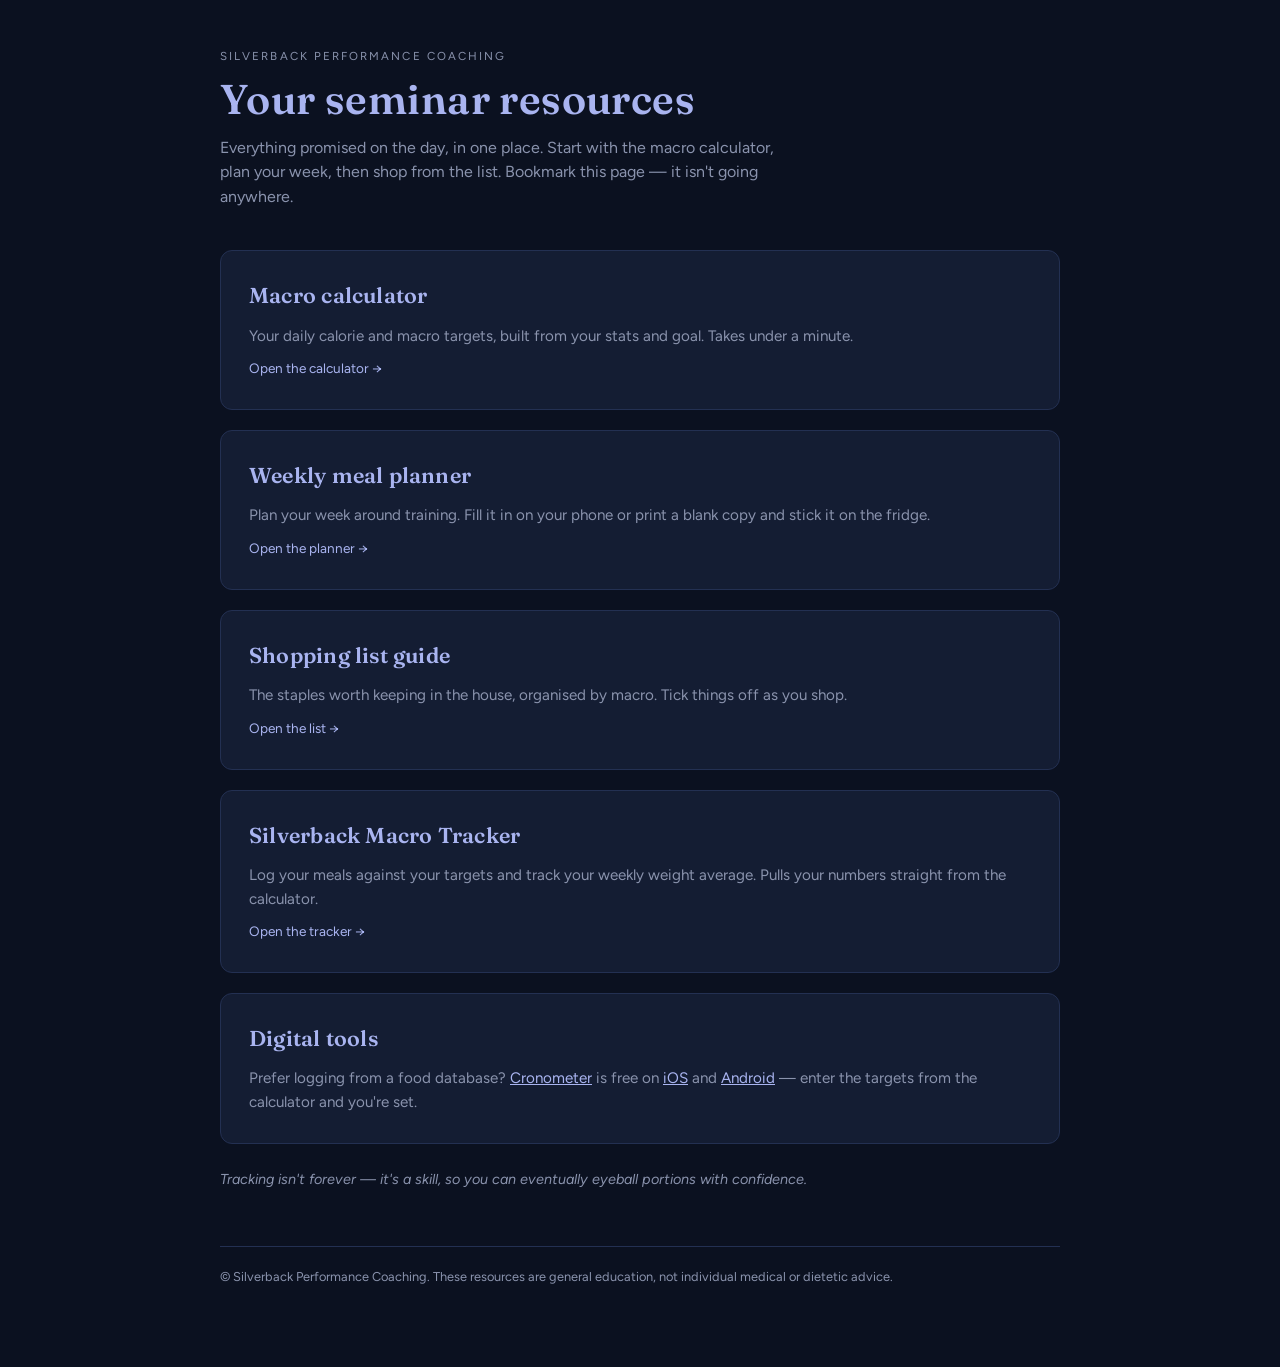
<file: index.html>
<!DOCTYPE html>
<html lang="en-GB">
<head>
<meta charset="utf-8">
<meta name="viewport" content="width=device-width, initial-scale=1">
<title>Seminar Resources — Silverback Performance Coaching</title>
<link rel="preconnect" href="https://fonts.googleapis.com">
<link href="https://fonts.googleapis.com/css2?family=Fraunces:opsz,wght@9..144,600&family=Figtree:wght@400;600;700&display=swap" rel="stylesheet">
<link rel="stylesheet" href="styles.css">
</head>
<body>
<div class="wrap">

  <header class="site">
    <p class="eyebrow">Silverback Performance Coaching</p>
    <h1>Your seminar resources</h1>
    <p class="lede">Everything promised on the day, in one place. Start with the macro calculator, plan your week, then shop from the list. Bookmark this page — it isn't going anywhere.</p>
  </header>

  <a class="card" href="calculator.html">
    <h2>Macro calculator</h2>
    <p>Your daily calorie and macro targets, built from your stats and goal. Takes under a minute.</p>
    <span class="go">Open the calculator →</span>
  </a>

  <a class="card" href="planner.html">
    <h2>Weekly meal planner</h2>
    <p>Plan your week around training. Fill it in on your phone or print a blank copy and stick it on the fridge.</p>
    <span class="go">Open the planner →</span>
  </a>

  <a class="card" href="shopping.html">
    <h2>Shopping list guide</h2>
    <p>The staples worth keeping in the house, organised by macro. Tick things off as you shop.</p>
    <span class="go">Open the list →</span>
  </a>

  <a class="card" href="tracker.html">
    <h2>Silverback Macro Tracker</h2>
    <p>Log your meals against your targets and track your weekly weight average. Pulls your numbers straight from the calculator.</p>
    <span class="go">Open the tracker →</span>
  </a>

  <div class="card">
    <h2>Digital tools</h2>
    <p>Prefer logging from a food database? <a href="https://cronometer.com" style="color:var(--peri);">Cronometer</a> is free on <a href="https://apps.apple.com/app/cronometer-macro-tracker/id1145935738" style="color:var(--peri);">iOS</a> and <a href="https://play.google.com/store/apps/details?id=com.cronometer.android.gold" style="color:var(--peri);">Android</a> — enter the targets from the calculator and you're set.</p>
  </div>

  <p class="note">Tracking isn't forever — it's a skill, so you can eventually eyeball portions with confidence.</p>

  <footer class="site">
    <p>© Silverback Performance Coaching. These resources are general education, not individual medical or dietetic advice.</p>
  </footer>

</div>
</body>
</html>
</file>
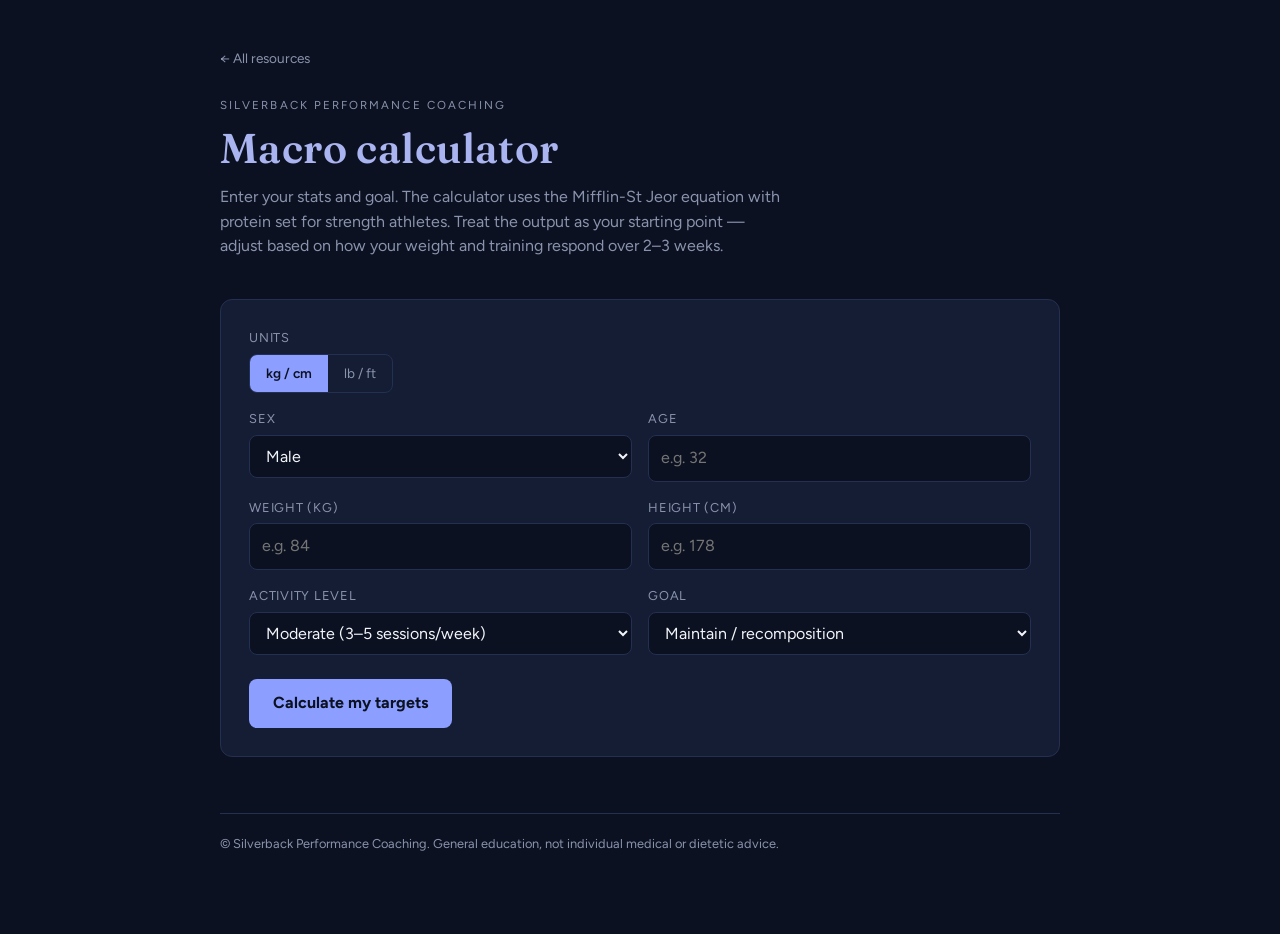
<file: calculator.html>
<!DOCTYPE html>
<html lang="en-GB">
<head>
<meta charset="utf-8">
<meta name="viewport" content="width=device-width, initial-scale=1">
<title>Macro Calculator — Silverback Performance Coaching</title>
<link rel="preconnect" href="https://fonts.googleapis.com">
<link href="https://fonts.googleapis.com/css2?family=Fraunces:opsz,wght@9..144,600&family=Figtree:wght@400;600;700&display=swap" rel="stylesheet">
<link rel="stylesheet" href="styles.css">
</head>
<body>
<div class="wrap">

  <nav class="crumbs"><a href="index.html">← All resources</a></nav>

  <header class="site">
    <p class="eyebrow">Silverback Performance Coaching</p>
    <h1>Macro calculator</h1>
    <p class="lede">Enter your stats and goal. The calculator uses the Mifflin-St Jeor equation with protein set for strength athletes. Treat the output as your starting point — adjust based on how your weight and training respond over 2–3 weeks.</p>
  </header>

  <div class="card">
    <div class="field">
      <label>Units</label>
      <div class="seg" id="unitSeg">
        <button type="button" class="on" data-u="metric">kg / cm</button>
        <button type="button" data-u="imperial">lb / ft</button>
      </div>
    </div>

    <div class="grid2">
      <div class="field">
        <label for="sex">Sex</label>
        <select id="sex">
          <option value="m">Male</option>
          <option value="f">Female</option>
        </select>
      </div>
      <div class="field">
        <label for="age">Age</label>
        <input type="number" id="age" min="16" max="90" placeholder="e.g. 32">
      </div>
    </div>

    <div class="grid2" id="metricInputs">
      <div class="field">
        <label for="kg">Weight (kg)</label>
        <input type="number" id="kg" min="35" max="250" step="0.1" placeholder="e.g. 84">
      </div>
      <div class="field">
        <label for="cm">Height (cm)</label>
        <input type="number" id="cm" min="120" max="230" placeholder="e.g. 178">
      </div>
    </div>

    <div class="grid3" id="imperialInputs" style="display:none;">
      <div class="field">
        <label for="lb">Weight (lb)</label>
        <input type="number" id="lb" min="80" max="550" step="0.1" placeholder="e.g. 185">
      </div>
      <div class="field">
        <label for="ft">Height (ft)</label>
        <input type="number" id="ft" min="4" max="7" placeholder="5">
      </div>
      <div class="field">
        <label for="inch">Height (in)</label>
        <input type="number" id="inch" min="0" max="11" placeholder="10">
      </div>
    </div>

    <div class="grid2">
      <div class="field">
        <label for="activity">Activity level</label>
        <select id="activity">
          <option value="1.2">Mostly sedentary (desk job, little training)</option>
          <option value="1.375">Light (1–3 sessions/week)</option>
          <option value="1.55" selected>Moderate (3–5 sessions/week)</option>
          <option value="1.725">High (6+ sessions/week)</option>
          <option value="1.9">Very high (2-a-days / physical job + training)</option>
        </select>
      </div>
      <div class="field">
        <label for="goal">Goal</label>
        <select id="goal">
          <option value="-0.18">Fat loss</option>
          <option value="0" selected>Maintain / recomposition</option>
          <option value="0.10">Build muscle</option>
        </select>
      </div>
    </div>

    <button class="primary" id="calcBtn" type="button">Calculate my targets</button>
    <p id="formError" style="color:#E8A0A0; font-size:0.85rem; margin-top:10px; display:none;"></p>
  </div>

  <div class="card" id="results" aria-live="polite">
    <h2>Your daily targets</h2>

    <div class="kcal-line">
      <span class="big" id="rKcal">—</span>
      <span class="unit">kcal / day</span>
    </div>

    <div class="macro protein">
      <div class="row"><span class="name">Protein</span><span class="grams"><span id="rP">—</span> g</span></div>
      <div class="bar"><div class="fill" id="bP"></div></div>
    </div>
    <div class="macro carbs">
      <div class="row"><span class="name">Carbohydrate</span><span class="grams"><span id="rC">—</span> g</span></div>
      <div class="bar"><div class="fill" id="bC"></div></div>
    </div>
    <div class="macro fat">
      <div class="row"><span class="name">Fat</span><span class="grams"><span id="rF">—</span> g</span></div>
      <div class="bar"><div class="fill" id="bF"></div></div>
    </div>

    <p class="note" id="goalNote"></p>
    <p class="note">Enter these three numbers as your custom targets in Cronometer. Weigh in under the same conditions daily, average the week, and adjust calories by 5–10% if the trend isn't moving the way you want after 2–3 weeks.</p>

    <button class="primary" id="saveBtn" type="button">Save as my tracker targets</button>
    <p id="saveMsg" style="color:var(--good); font-size:0.85rem; margin-top:10px; display:none;">Saved — <a href="tracker.html" style="color:var(--peri);">open the Silverback Macro Tracker →</a></p>
  </div>

  <footer class="site">
    <p>© Silverback Performance Coaching. General education, not individual medical or dietetic advice.</p>
  </footer>

</div>

<script>
(function () {
  var unit = 'metric';
  var seg = document.getElementById('unitSeg');

  seg.addEventListener('click', function (e) {
    var btn = e.target.closest('button');
    if (!btn) return;
    unit = btn.dataset.u;
    seg.querySelectorAll('button').forEach(function (b) { b.classList.toggle('on', b === btn); });
    document.getElementById('metricInputs').style.display = unit === 'metric' ? '' : 'none';
    document.getElementById('imperialInputs').style.display = unit === 'imperial' ? '' : 'none';
  });

  function num(id) { return parseFloat(document.getElementById(id).value); }

  document.getElementById('calcBtn').addEventListener('click', function () {
    var err = document.getElementById('formError');
    err.style.display = 'none';

    var age = num('age');
    var sex = document.getElementById('sex').value;
    var kg, cm;

    if (unit === 'metric') {
      kg = num('kg'); cm = num('cm');
    } else {
      var lb = num('lb'), ft = num('ft'), inch = num('inch') || 0;
      kg = lb * 0.45359237;
      cm = (ft * 12 + inch) * 2.54;
    }

    if (!age || !kg || !cm || isNaN(kg) || isNaN(cm)) {
      err.textContent = 'Fill in age, weight and height to calculate.';
      err.style.display = 'block';
      return;
    }

    // Mifflin-St Jeor
    var bmr = 10 * kg + 6.25 * cm - 5 * age + (sex === 'm' ? 5 : -161);
    var tdee = bmr * parseFloat(document.getElementById('activity').value);
    var goalAdj = parseFloat(document.getElementById('goal').value);
    var kcal = Math.round(tdee * (1 + goalAdj) / 10) * 10;

    // Protein: 2.0 g/kg (strength athlete default), slightly higher in a deficit
    var pPerKg = goalAdj < 0 ? 2.2 : 2.0;
    var protein = Math.round(kg * pPerKg);

    // Fat: 25% of calories, floor of 0.8 g/kg
    var fat = Math.max(Math.round(kcal * 0.25 / 9), Math.round(kg * 0.8));

    // Carbs: the remainder
    var carbs = Math.max(Math.round((kcal - protein * 4 - fat * 9) / 4), 0);

    document.getElementById('rKcal').textContent = kcal.toLocaleString('en-GB');
    document.getElementById('rP').textContent = protein;
    document.getElementById('rC').textContent = carbs;
    document.getElementById('rF').textContent = fat;

    var maxG = Math.max(protein, carbs, fat);
    document.getElementById('bP').style.width = (protein / maxG * 100) + '%';
    document.getElementById('bC').style.width = (carbs / maxG * 100) + '%';
    document.getElementById('bF').style.width = (fat / maxG * 100) + '%';

    var notes = {
      '-0.18': 'Fat loss target: expect roughly 0.5–1% of body weight per week. Faster than that and you\u2019re likely losing muscle — eat a little more.',
      '0': 'Maintenance: hold here, train hard, and let body composition shift gradually.',
      '0.10': 'Building: aim for roughly 0.25–0.5% of body weight gained per month. Faster than that is mostly fat.'
    };
    document.getElementById('goalNote').textContent = notes[String(goalAdj)] || '';

    document.getElementById('results').classList.add('show');
    document.getElementById('results').scrollIntoView({ behavior: 'smooth', block: 'start' });

    document.getElementById('saveBtn').onclick = function () {
      try {
        localStorage.setItem('spc-targets-v1', JSON.stringify({ kcal: kcal, p: protein, c: carbs, f: fat }));
        document.getElementById('saveMsg').style.display = 'block';
      } catch (e) {}
    };
  });
})();
</script>
</body>
</html>
</file>
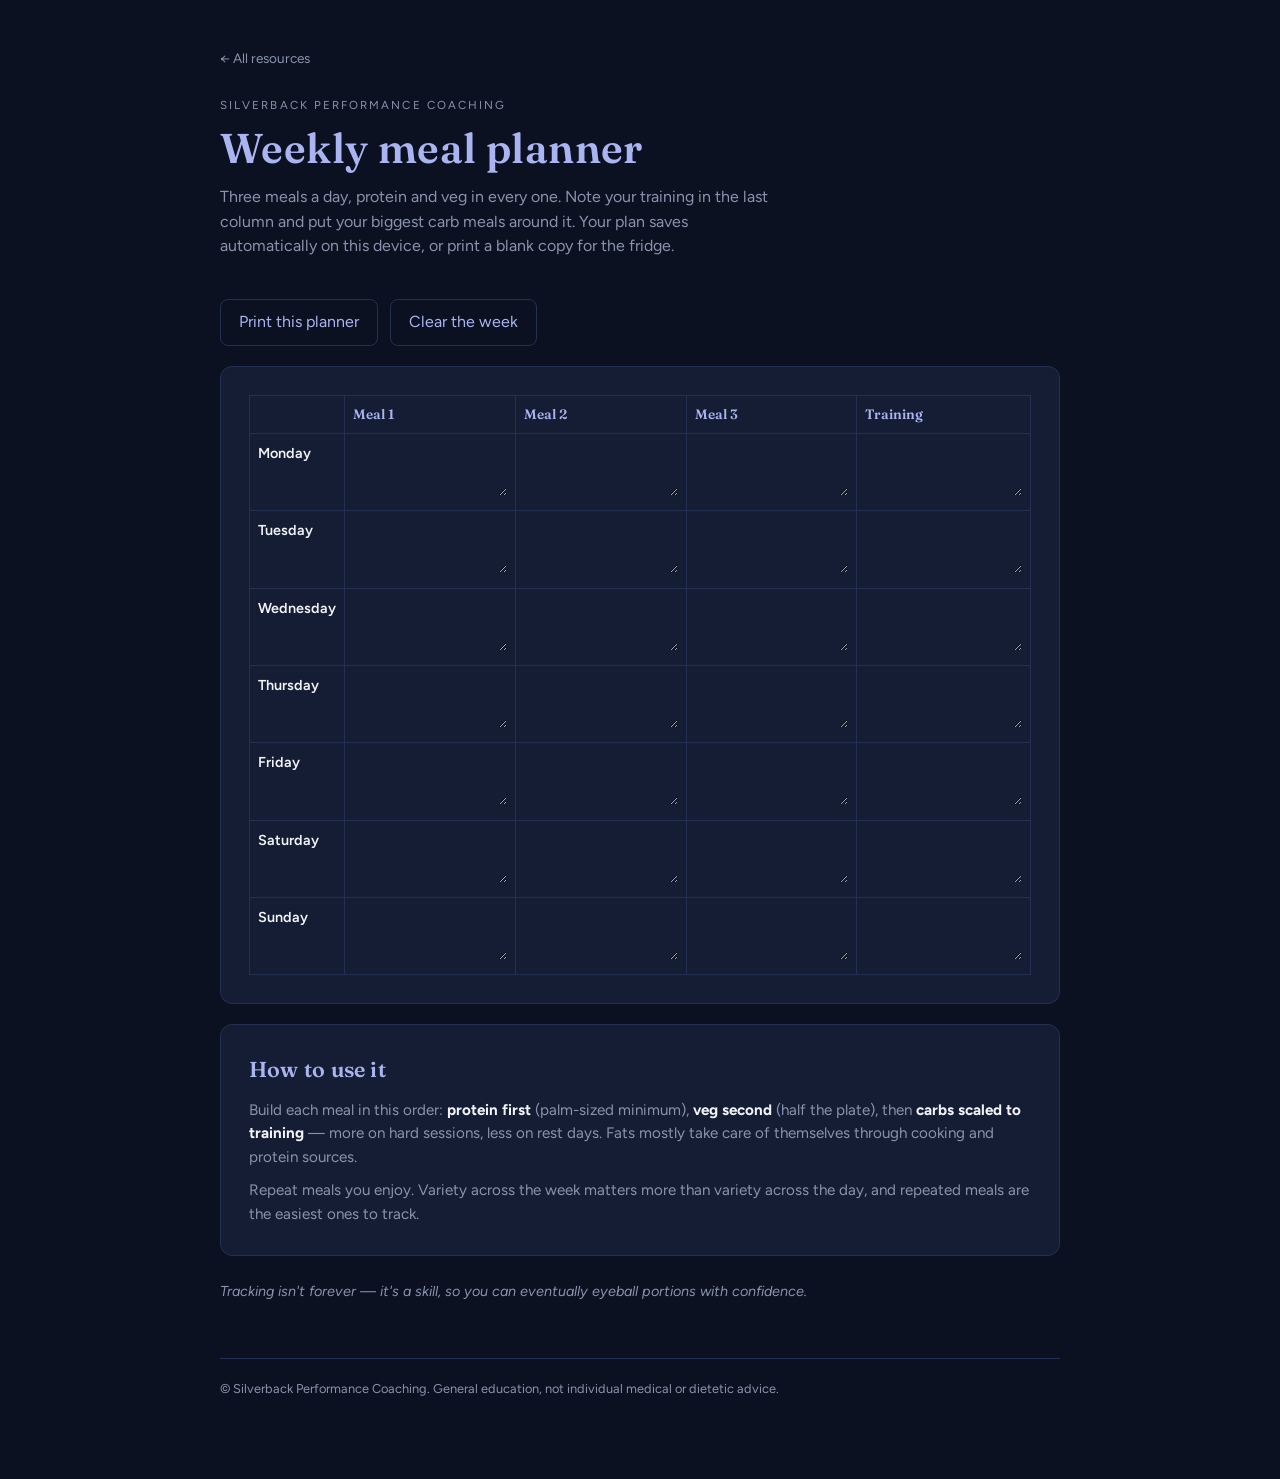
<file: planner.html>
<!DOCTYPE html>
<html lang="en-GB">
<head>
<meta charset="utf-8">
<meta name="viewport" content="width=device-width, initial-scale=1">
<title>Weekly Meal Planner — Silverback Performance Coaching</title>
<link rel="preconnect" href="https://fonts.googleapis.com">
<link href="https://fonts.googleapis.com/css2?family=Fraunces:opsz,wght@9..144,600&family=Figtree:wght@400;600;700&display=swap" rel="stylesheet">
<link rel="stylesheet" href="styles.css">
</head>
<body>
<div class="wrap">

  <nav class="crumbs"><a href="index.html">← All resources</a></nav>

  <header class="site">
    <p class="eyebrow">Silverback Performance Coaching</p>
    <h1>Weekly meal planner</h1>
    <p class="lede">Three meals a day, protein and veg in every one. Note your training in the last column and put your biggest carb meals around it. Your plan saves automatically on this device, or print a blank copy for the fridge.</p>
  </header>

  <div class="toolbar">
    <button class="ghost" type="button" onclick="window.print()">Print this planner</button>
    <button class="ghost" type="button" id="clearBtn">Clear the week</button>
  </div>

  <div class="card" style="overflow-x:auto;">
    <table class="planner" id="plannerTable">
      <thead>
        <tr>
          <th></th>
          <th>Meal 1</th>
          <th>Meal 2</th>
          <th>Meal 3</th>
          <th>Training</th>
        </tr>
      </thead>
      <tbody></tbody>
    </table>
  </div>

  <div class="card">
    <h2>How to use it</h2>
    <p style="color:var(--muted); margin-bottom:10px;">Build each meal in this order: <strong style="color:var(--ink);">protein first</strong> (palm-sized minimum), <strong style="color:var(--ink);">veg second</strong> (half the plate), then <strong style="color:var(--ink);">carbs scaled to training</strong> — more on hard sessions, less on rest days. Fats mostly take care of themselves through cooking and protein sources.</p>
    <p style="color:var(--muted);">Repeat meals you enjoy. Variety across the week matters more than variety across the day, and repeated meals are the easiest ones to track.</p>
  </div>

  <p class="note">Tracking isn't forever — it's a skill, so you can eventually eyeball portions with confidence.</p>

  <footer class="site">
    <p>© Silverback Performance Coaching. General education, not individual medical or dietetic advice.</p>
  </footer>

</div>

<script>
(function () {
  var days = ['Monday','Tuesday','Wednesday','Thursday','Friday','Saturday','Sunday'];
  var cols = ['m1','m2','m3','tr'];
  var KEY = 'spc-planner-v1';
  var tbody = document.querySelector('#plannerTable tbody');

  var saved = {};
  try { saved = JSON.parse(localStorage.getItem(KEY) || '{}'); } catch (e) { saved = {}; }

  days.forEach(function (day) {
    var tr = document.createElement('tr');
    var td = document.createElement('td');
    td.className = 'daycol';
    td.textContent = day;
    tr.appendChild(td);
    cols.forEach(function (c) {
      var cell = document.createElement('td');
      var ta = document.createElement('textarea');
      ta.rows = 2;
      ta.dataset.key = day + ':' + c;
      ta.value = saved[ta.dataset.key] || '';
      ta.addEventListener('input', save);
      cell.appendChild(ta);
      tr.appendChild(cell);
    });
    tbody.appendChild(tr);
  });

  function save() {
    var data = {};
    tbody.querySelectorAll('textarea').forEach(function (ta) {
      if (ta.value.trim()) data[ta.dataset.key] = ta.value;
    });
    try { localStorage.setItem(KEY, JSON.stringify(data)); } catch (e) {}
  }

  document.getElementById('clearBtn').addEventListener('click', function () {
    if (!confirm('Clear everything in the planner?')) return;
    tbody.querySelectorAll('textarea').forEach(function (ta) { ta.value = ''; });
    try { localStorage.removeItem(KEY); } catch (e) {}
  });
})();
</script>
</body>
</html>
</file>
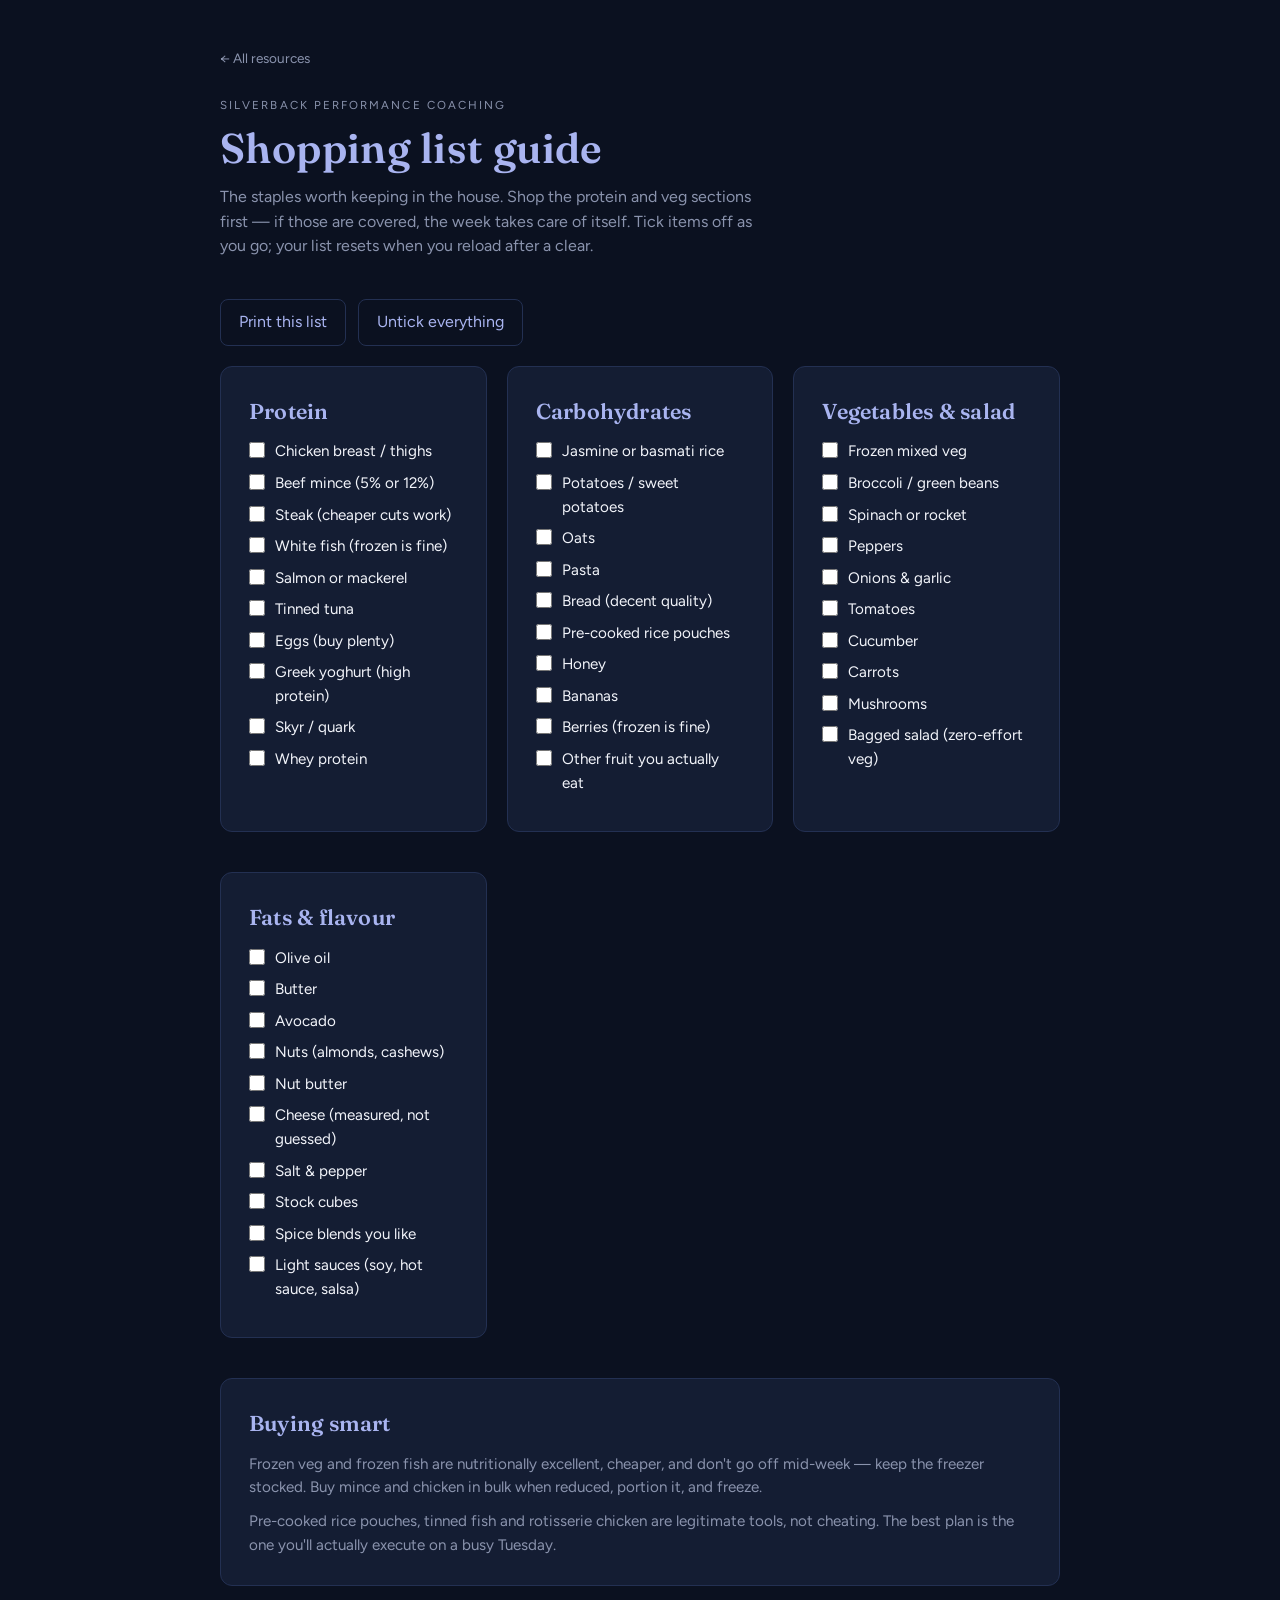
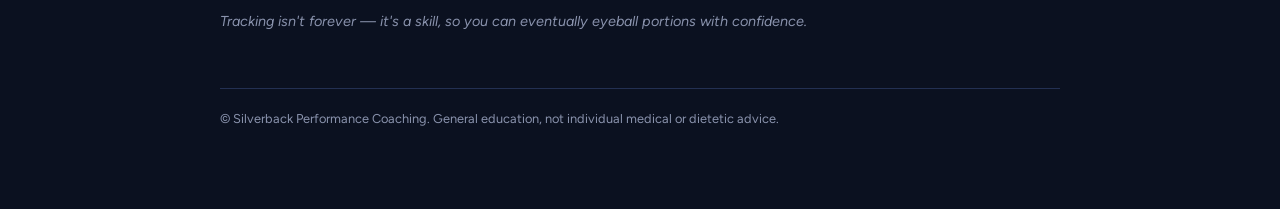
<file: shopping.html>
<!DOCTYPE html>
<html lang="en-GB">
<head>
<meta charset="utf-8">
<meta name="viewport" content="width=device-width, initial-scale=1">
<title>Shopping List Guide — Silverback Performance Coaching</title>
<link rel="preconnect" href="https://fonts.googleapis.com">
<link href="https://fonts.googleapis.com/css2?family=Fraunces:opsz,wght@9..144,600&family=Figtree:wght@400;600;700&display=swap" rel="stylesheet">
<link rel="stylesheet" href="styles.css">
</head>
<body>
<div class="wrap">

  <nav class="crumbs"><a href="index.html">← All resources</a></nav>

  <header class="site">
    <p class="eyebrow">Silverback Performance Coaching</p>
    <h1>Shopping list guide</h1>
    <p class="lede">The staples worth keeping in the house. Shop the protein and veg sections first — if those are covered, the week takes care of itself. Tick items off as you go; your list resets when you reload after a clear.</p>
  </header>

  <div class="toolbar">
    <button class="ghost" type="button" onclick="window.print()">Print this list</button>
    <button class="ghost" type="button" id="resetBtn">Untick everything</button>
  </div>

  <div class="cols" id="lists"></div>

  <div class="card" style="margin-top:20px;">
    <h2>Buying smart</h2>
    <p style="color:var(--muted); margin-bottom:10px;">Frozen veg and frozen fish are nutritionally excellent, cheaper, and don't go off mid-week — keep the freezer stocked. Buy mince and chicken in bulk when reduced, portion it, and freeze.</p>
    <p style="color:var(--muted);">Pre-cooked rice pouches, tinned fish and rotisserie chicken are legitimate tools, not cheating. The best plan is the one you'll actually execute on a busy Tuesday.</p>
  </div>

  <p class="note">Tracking isn't forever — it's a skill, so you can eventually eyeball portions with confidence.</p>

  <footer class="site">
    <p>© Silverback Performance Coaching. General education, not individual medical or dietetic advice.</p>
  </footer>

</div>

<script>
(function () {
  var KEY = 'spc-shopping-v1';
  var data = [
    { title: 'Protein', items: [
      'Chicken breast / thighs',
      'Beef mince (5% or 12%)',
      'Steak (cheaper cuts work)',
      'White fish (frozen is fine)',
      'Salmon or mackerel',
      'Tinned tuna',
      'Eggs (buy plenty)',
      'Greek yoghurt (high protein)',
      'Skyr / quark',
      'Whey protein'
    ]},
    { title: 'Carbohydrates', items: [
      'Jasmine or basmati rice',
      'Potatoes / sweet potatoes',
      'Oats',
      'Pasta',
      'Bread (decent quality)',
      'Pre-cooked rice pouches',
      'Honey',
      'Bananas',
      'Berries (frozen is fine)',
      'Other fruit you actually eat'
    ]},
    { title: 'Vegetables & salad', items: [
      'Frozen mixed veg',
      'Broccoli / green beans',
      'Spinach or rocket',
      'Peppers',
      'Onions & garlic',
      'Tomatoes',
      'Cucumber',
      'Carrots',
      'Mushrooms',
      'Bagged salad (zero-effort veg)'
    ]},
    { title: 'Fats & flavour', items: [
      'Olive oil',
      'Butter',
      'Avocado',
      'Nuts (almonds, cashews)',
      'Nut butter',
      'Cheese (measured, not guessed)',
      'Salt & pepper',
      'Stock cubes',
      'Spice blends you like',
      'Light sauces (soy, hot sauce, salsa)'
    ]}
  ];

  var saved = {};
  try { saved = JSON.parse(localStorage.getItem(KEY) || '{}'); } catch (e) { saved = {}; }

  var wrap = document.getElementById('lists');

  data.forEach(function (group, gi) {
    var card = document.createElement('div');
    card.className = 'card';
    var h = document.createElement('h2');
    h.textContent = group.title;
    card.appendChild(h);
    var ul = document.createElement('ul');
    ul.className = 'checklist';
    group.items.forEach(function (item, ii) {
      var li = document.createElement('li');
      var id = 'i' + gi + '-' + ii;
      var cb = document.createElement('input');
      cb.type = 'checkbox';
      cb.id = id;
      cb.checked = !!saved[id];
      if (cb.checked) li.classList.add('done');
      cb.addEventListener('change', function () {
        li.classList.toggle('done', cb.checked);
        saved[id] = cb.checked;
        try { localStorage.setItem(KEY, JSON.stringify(saved)); } catch (e) {}
      });
      var label = document.createElement('label');
      label.htmlFor = id;
      label.style.cssText = 'text-transform:none;letter-spacing:0;font-size:0.95rem;color:var(--ink);margin:0;cursor:pointer;';
      var span = document.createElement('span');
      span.textContent = item;
      label.appendChild(span);
      li.appendChild(cb);
      li.appendChild(label);
      ul.appendChild(li);
    });
    card.appendChild(ul);
    wrap.appendChild(card);
  });

  document.getElementById('resetBtn').addEventListener('click', function () {
    saved = {};
    try { localStorage.removeItem(KEY); } catch (e) {}
    wrap.querySelectorAll('input[type=checkbox]').forEach(function (cb) {
      cb.checked = false;
      cb.closest('li').classList.remove('done');
    });
  });
})();
</script>
</body>
</html>
</file>
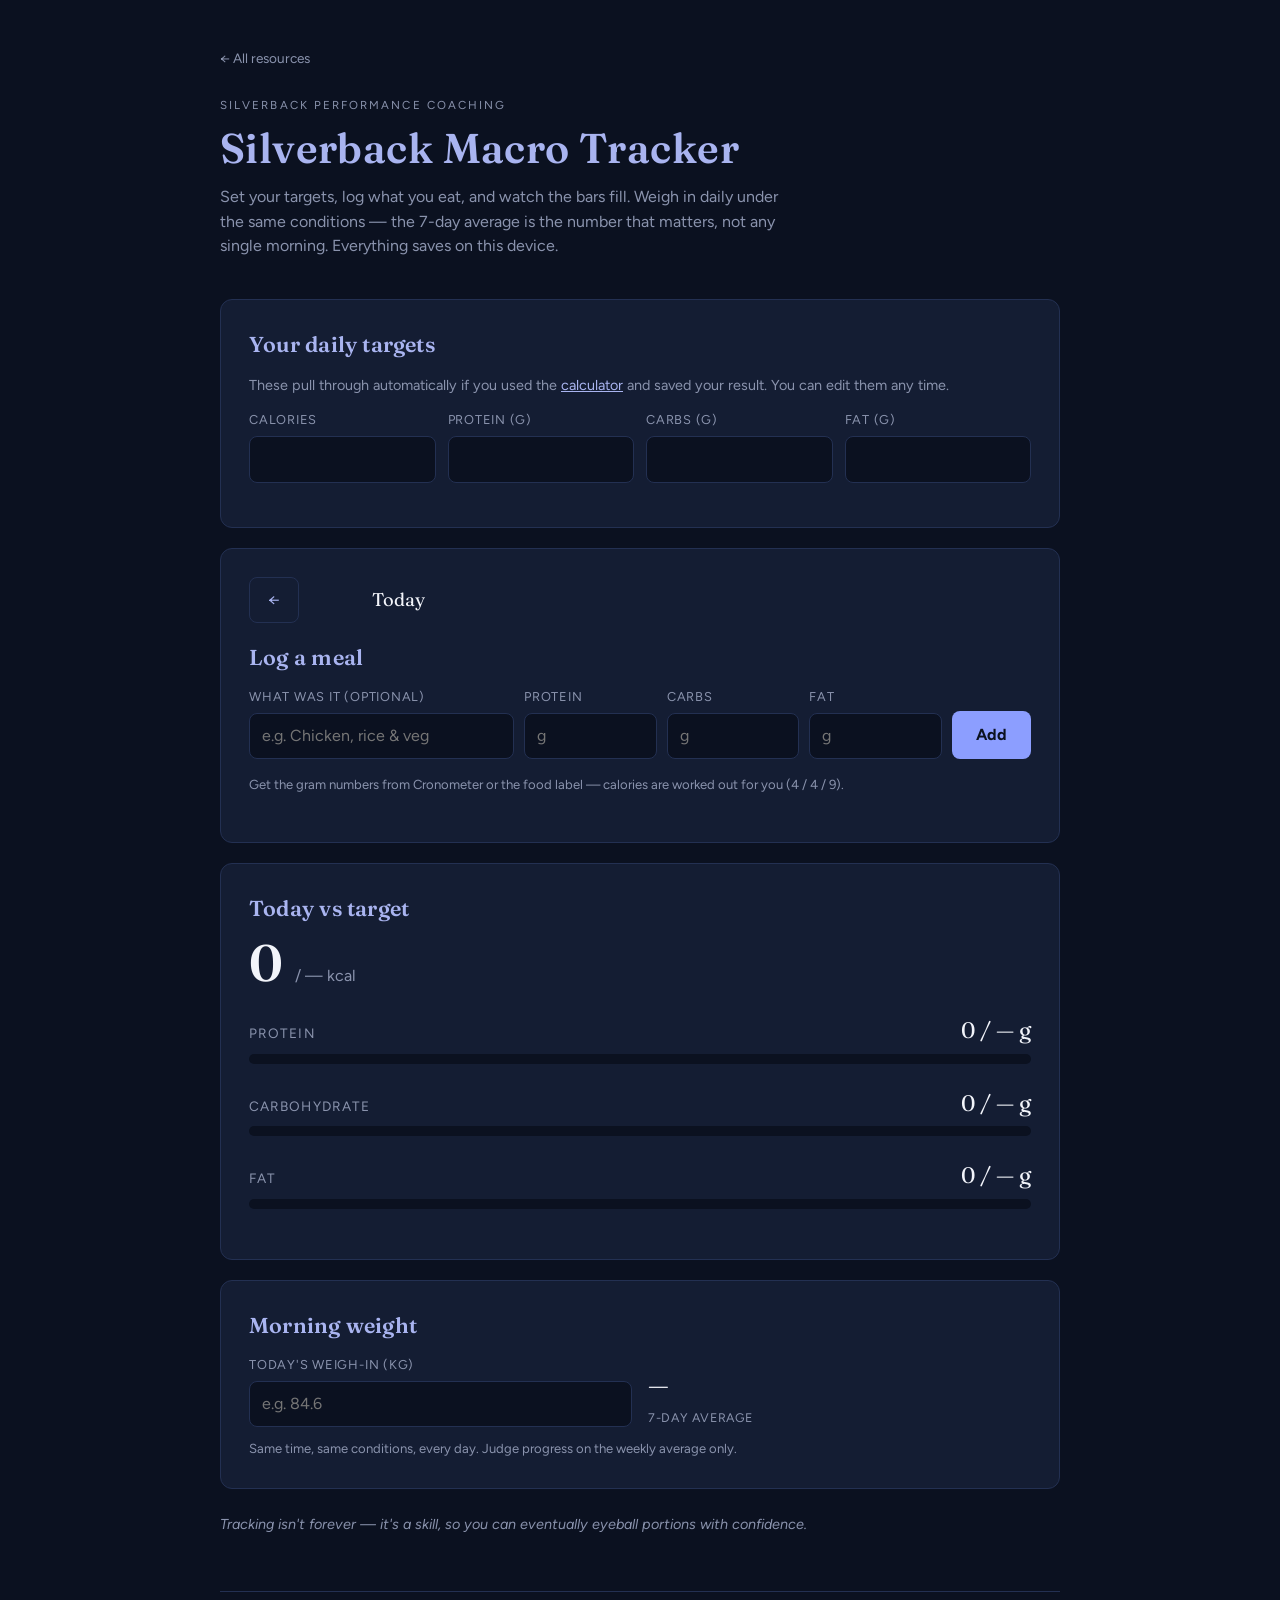
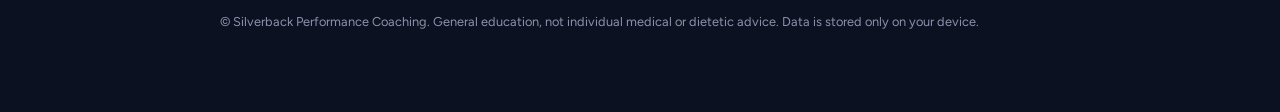
<file: tracker.html>
<!DOCTYPE html>
<html lang="en-GB">
<head>
<meta charset="utf-8">
<meta name="viewport" content="width=device-width, initial-scale=1">
<title>Silverback Macro Tracker — Silverback Performance Coaching</title>
<link rel="preconnect" href="https://fonts.googleapis.com">
<link href="https://fonts.googleapis.com/css2?family=Fraunces:opsz,wght@9..144,600&family=Figtree:wght@400;600;700&display=swap" rel="stylesheet">
<link rel="stylesheet" href="styles.css">
<style>
  .targets-row { display:grid; grid-template-columns:repeat(4,1fr); gap:12px; }
  .entry-row { display:grid; grid-template-columns:2fr 1fr 1fr 1fr auto; gap:10px; align-items:end; }
  .log-list { list-style:none; margin-top:18px; }
  .log-list li {
    display:flex; justify-content:space-between; align-items:center;
    padding:10px 0; border-bottom:1px solid var(--card-edge); font-size:0.92rem;
  }
  .log-list li .meta { color:var(--muted); font-size:0.82rem; }
  .log-list li button {
    background:none; border:none; color:var(--muted); cursor:pointer; font-size:1rem; padding:4px 8px;
  }
  .log-list li button:hover { color:#E8A0A0; }
  .totline { display:flex; justify-content:space-between; font-size:0.85rem; color:var(--muted); margin-top:4px; }
  .remaining { color:var(--good); }
  .over { color:#E8A0A0; }
  .day-nav { display:flex; align-items:center; gap:14px; margin-bottom:18px; }
  .day-nav .date {
    font-family:'Fraunces',Georgia,serif; font-size:1.15rem; color:var(--ink); min-width:170px; text-align:center;
  }
  .wt-row { display:grid; grid-template-columns:1fr 1fr; gap:16px; align-items:end; }
  .wt-avg { font-family:'Fraunces',Georgia,serif; font-size:1.6rem; color:var(--ink); }
  .wt-avg small { font-family:'Figtree',sans-serif; font-size:0.78rem; color:var(--muted); display:block; letter-spacing:0.06em; text-transform:uppercase; margin-top:2px; }
  @media (max-width:640px){ .entry-row{grid-template-columns:1fr 1fr;} .entry-row .field:first-child{grid-column:1/-1;} .targets-row{grid-template-columns:1fr 1fr;} }
</style>
</head>
<body>
<div class="wrap">

  <nav class="crumbs"><a href="index.html">← All resources</a></nav>

  <header class="site">
    <p class="eyebrow">Silverback Performance Coaching</p>
    <h1>Silverback Macro Tracker</h1>
    <p class="lede">Set your targets, log what you eat, and watch the bars fill. Weigh in daily under the same conditions — the 7-day average is the number that matters, not any single morning. Everything saves on this device.</p>
  </header>

  <div class="card">
    <h2>Your daily targets</h2>
    <p style="color:var(--muted); font-size:0.9rem; margin-bottom:14px;">These pull through automatically if you used the <a href="calculator.html" style="color:var(--peri);">calculator</a> and saved your result. You can edit them any time.</p>
    <div class="targets-row">
      <div class="field"><label for="tKcal">Calories</label><input type="number" id="tKcal" min="0" step="10"></div>
      <div class="field"><label for="tP">Protein (g)</label><input type="number" id="tP" min="0"></div>
      <div class="field"><label for="tC">Carbs (g)</label><input type="number" id="tC" min="0"></div>
      <div class="field"><label for="tF">Fat (g)</label><input type="number" id="tF" min="0"></div>
    </div>
  </div>

  <div class="card">
    <div class="day-nav">
      <button class="ghost" type="button" id="prevDay" aria-label="Previous day">←</button>
      <span class="date" id="dayLabel">Today</span>
      <button class="ghost" type="button" id="nextDay" aria-label="Next day">→</button>
    </div>

    <h2>Log a meal</h2>
    <div class="entry-row">
      <div class="field"><label for="eName">What was it (optional)</label><input type="text" id="eName" placeholder="e.g. Chicken, rice & veg"></div>
      <div class="field"><label for="eP">Protein</label><input type="number" id="eP" min="0" placeholder="g"></div>
      <div class="field"><label for="eC">Carbs</label><input type="number" id="eC" min="0" placeholder="g"></div>
      <div class="field"><label for="eF">Fat</label><input type="number" id="eF" min="0" placeholder="g"></div>
      <div class="field"><button class="primary" type="button" id="addBtn" style="margin-top:0;">Add</button></div>
    </div>
    <p style="color:var(--muted); font-size:0.82rem;">Get the gram numbers from Cronometer or the food label — calories are worked out for you (4 / 4 / 9).</p>

    <ul class="log-list" id="logList"></ul>
  </div>

  <div class="card">
    <h2>Today vs target</h2>

    <div class="kcal-line">
      <span class="big" id="sumKcal">0</span>
      <span class="unit">/ <span id="lblKcal">—</span> kcal</span>
    </div>

    <div class="macro protein">
      <div class="row"><span class="name">Protein</span><span class="grams"><span id="sumP">0</span> / <span id="lblP">—</span> g</span></div>
      <div class="bar"><div class="fill" id="barP" style="width:0%"></div></div>
      <div class="totline"><span></span><span id="remP"></span></div>
    </div>
    <div class="macro carbs">
      <div class="row"><span class="name">Carbohydrate</span><span class="grams"><span id="sumC">0</span> / <span id="lblC">—</span> g</span></div>
      <div class="bar"><div class="fill" id="barC" style="width:0%"></div></div>
      <div class="totline"><span></span><span id="remC"></span></div>
    </div>
    <div class="macro fat">
      <div class="row"><span class="name">Fat</span><span class="grams"><span id="sumF">0</span> / <span id="lblF">—</span> g</span></div>
      <div class="bar"><div class="fill" id="barF" style="width:0%"></div></div>
      <div class="totline"><span></span><span id="remF"></span></div>
    </div>
  </div>

  <div class="card">
    <h2>Morning weight</h2>
    <div class="wt-row">
      <div class="field" style="margin-bottom:0;">
        <label for="wtInput">Today's weigh-in (kg)</label>
        <input type="number" id="wtInput" min="0" step="0.1" placeholder="e.g. 84.6">
      </div>
      <div class="wt-avg"><span id="wtAvg">—</span><small>7-day average</small></div>
    </div>
    <p style="color:var(--muted); font-size:0.82rem; margin-top:12px;">Same time, same conditions, every day. Judge progress on the weekly average only.</p>
  </div>

  <p class="note">Tracking isn't forever — it's a skill, so you can eventually eyeball portions with confidence.</p>

  <footer class="site">
    <p>© Silverback Performance Coaching. General education, not individual medical or dietetic advice. Data is stored only on your device.</p>
  </footer>

</div>

<script>
(function () {
  var T_KEY = 'spc-targets-v1';
  var L_KEY = 'spc-log-v1';
  var W_KEY = 'spc-weight-v1';

  var offset = 0; // days back from today

  function load(key, fallback) {
    try { return JSON.parse(localStorage.getItem(key)) || fallback; } catch (e) { return fallback; }
  }
  function store(key, val) {
    try { localStorage.setItem(key, JSON.stringify(val)); } catch (e) {}
  }
  function dateKey(off) {
    var d = new Date();
    d.setDate(d.getDate() - off);
    return d.toISOString().slice(0, 10);
  }
  function dayLabel(off) {
    if (off === 0) return 'Today';
    if (off === 1) return 'Yesterday';
    var d = new Date();
    d.setDate(d.getDate() - off);
    return d.toLocaleDateString('en-GB', { weekday: 'short', day: 'numeric', month: 'short' });
  }

  // ----- Targets -----
  var targets = load(T_KEY, { kcal: '', p: '', c: '', f: '' });
  var tFields = { kcal: 'tKcal', p: 'tP', c: 'tC', f: 'tF' };
  Object.keys(tFields).forEach(function (k) {
    var el = document.getElementById(tFields[k]);
    el.value = targets[k] || '';
    el.addEventListener('input', function () {
      targets[k] = parseFloat(el.value) || 0;
      store(T_KEY, targets);
      render();
    });
  });

  // ----- Log -----
  var log = load(L_KEY, {});

  document.getElementById('addBtn').addEventListener('click', function () {
    var p = parseFloat(document.getElementById('eP').value) || 0;
    var c = parseFloat(document.getElementById('eC').value) || 0;
    var f = parseFloat(document.getElementById('eF').value) || 0;
    if (!p && !c && !f) return;
    var name = document.getElementById('eName').value.trim() || 'Meal';
    var key = dateKey(offset);
    if (!log[key]) log[key] = [];
    log[key].push({ n: name, p: p, c: c, f: f });
    store(L_KEY, log);
    ['eName', 'eP', 'eC', 'eF'].forEach(function (id) { document.getElementById(id).value = ''; });
    document.getElementById('eName').focus();
    render();
  });

  document.getElementById('prevDay').addEventListener('click', function () { offset++; render(); });
  document.getElementById('nextDay').addEventListener('click', function () { if (offset > 0) offset--; render(); });

  // ----- Weight -----
  var weights = load(W_KEY, {});
  var wtInput = document.getElementById('wtInput');
  wtInput.addEventListener('input', function () {
    var v = parseFloat(wtInput.value);
    var key = dateKey(offset);
    if (v) { weights[key] = v; } else { delete weights[key]; }
    store(W_KEY, weights);
    renderWeight();
  });

  function renderWeight() {
    wtInput.value = weights[dateKey(offset)] || '';
    var vals = [];
    for (var i = 0; i < 7; i++) {
      var w = weights[dateKey(i)];
      if (w) vals.push(w);
    }
    var avgEl = document.getElementById('wtAvg');
    if (vals.length >= 2) {
      var avg = vals.reduce(function (a, b) { return a + b; }, 0) / vals.length;
      avgEl.textContent = avg.toFixed(1) + ' kg';
    } else {
      avgEl.textContent = '—';
    }
  }

  // ----- Render -----
  function render() {
    document.getElementById('dayLabel').textContent = dayLabel(offset);
    document.getElementById('nextDay').style.visibility = offset === 0 ? 'hidden' : 'visible';

    var key = dateKey(offset);
    var entries = log[key] || [];
    var list = document.getElementById('logList');
    list.innerHTML = '';

    var sum = { p: 0, c: 0, f: 0 };
    entries.forEach(function (e, idx) {
      sum.p += e.p; sum.c += e.c; sum.f += e.f;
      var li = document.createElement('li');
      var left = document.createElement('div');
      var nm = document.createElement('div');
      nm.textContent = e.n;
      var meta = document.createElement('div');
      meta.className = 'meta';
      var kcal = Math.round(e.p * 4 + e.c * 4 + e.f * 9);
      meta.textContent = 'P ' + e.p + ' · C ' + e.c + ' · F ' + e.f + ' · ' + kcal + ' kcal';
      left.appendChild(nm); left.appendChild(meta);
      var del = document.createElement('button');
      del.textContent = '✕';
      del.setAttribute('aria-label', 'Remove ' + e.n);
      del.addEventListener('click', function () {
        entries.splice(idx, 1);
        if (entries.length === 0) delete log[key];
        store(L_KEY, log);
        render();
      });
      li.appendChild(left); li.appendChild(del);
      list.appendChild(li);
    });

    var kcalSum = Math.round(sum.p * 4 + sum.c * 4 + sum.f * 9);
    document.getElementById('sumKcal').textContent = kcalSum.toLocaleString('en-GB');
    document.getElementById('sumP').textContent = Math.round(sum.p);
    document.getElementById('sumC').textContent = Math.round(sum.c);
    document.getElementById('sumF').textContent = Math.round(sum.f);

    document.getElementById('lblKcal').textContent = targets.kcal || '—';
    document.getElementById('lblP').textContent = targets.p || '—';
    document.getElementById('lblC').textContent = targets.c || '—';
    document.getElementById('lblF').textContent = targets.f || '—';

    setBar('barP', 'remP', sum.p, targets.p);
    setBar('barC', 'remC', sum.c, targets.c);
    setBar('barF', 'remF', sum.f, targets.f);

    renderWeight();
  }

  function setBar(barId, remId, val, target) {
    var bar = document.getElementById(barId);
    var rem = document.getElementById(remId);
    if (!target) { bar.style.width = '0%'; rem.textContent = ''; return; }
    var pct = Math.min(val / target * 100, 100);
    bar.style.width = pct + '%';
    var diff = Math.round(target - val);
    if (diff >= 0) {
      rem.textContent = diff + ' g to go';
      rem.className = 'remaining';
    } else {
      rem.textContent = Math.abs(diff) + ' g over';
      rem.className = 'over';
    }
  }

  render();
})();
</script>
</body>
</html>
</file>
<file: styles.css>
/* Silverback Performance Coaching — Seminar Resources
   Palette drawn from the seminar deck: deep navy, periwinkle, paper-white */

:root {
  --bg: #0B1120;
  --card: #141D33;
  --card-edge: #233052;
  --ink: #F2F4FA;
  --muted: #8A93AD;
  --peri: #A9B4F0;
  --peri-strong: #8C9EFF;
  --good: #7FD8A4;
}

* { box-sizing: border-box; margin: 0; padding: 0; }

html { font-size: 16px; }

body {
  background: var(--bg);
  color: var(--ink);
  font-family: 'Figtree', system-ui, -apple-system, sans-serif;
  line-height: 1.55;
  -webkit-font-smoothing: antialiased;
  min-height: 100vh;
}

.wrap {
  max-width: 880px;
  margin: 0 auto;
  padding: 48px 20px 80px;
}

/* ---------- Type ---------- */

h1, h2, h3 {
  font-family: 'Fraunces', Georgia, serif;
  font-weight: 600;
  color: var(--peri);
  letter-spacing: 0.01em;
}

h1 { font-size: clamp(1.9rem, 4.5vw, 2.6rem); line-height: 1.15; }
h2 { font-size: 1.35rem; margin-bottom: 12px; }
h3 { font-size: 1.05rem; color: var(--ink); }

.eyebrow {
  font-size: 0.72rem;
  letter-spacing: 0.18em;
  text-transform: uppercase;
  color: var(--muted);
  margin-bottom: 10px;
}

p.lede { color: var(--muted); max-width: 56ch; margin-top: 12px; }

/* ---------- Header / nav ---------- */

header.site {
  margin-bottom: 40px;
}

nav.crumbs {
  margin-bottom: 28px;
  font-size: 0.85rem;
}
nav.crumbs a {
  color: var(--muted);
  text-decoration: none;
  border-bottom: 1px solid transparent;
}
nav.crumbs a:hover, nav.crumbs a:focus-visible {
  color: var(--peri);
  border-bottom-color: var(--peri);
}

/* ---------- Cards ---------- */

.card {
  background: var(--card);
  border: 1px solid var(--card-edge);
  border-radius: 12px;
  padding: 28px;
  margin-bottom: 20px;
}

a.card {
  display: block;
  text-decoration: none;
  color: inherit;
  transition: border-color 0.15s ease, transform 0.15s ease;
}
a.card:hover, a.card:focus-visible {
  border-color: var(--peri-strong);
  transform: translateY(-2px);
}
a.card .go {
  color: var(--peri);
  font-size: 0.85rem;
  margin-top: 10px;
  display: inline-block;
}
.card p { color: var(--muted); font-size: 0.95rem; }

.note {
  font-style: italic;
  color: var(--muted);
  font-size: 0.9rem;
  margin-top: 24px;
}

/* ---------- Forms ---------- */

label {
  display: block;
  font-size: 0.8rem;
  letter-spacing: 0.06em;
  text-transform: uppercase;
  color: var(--muted);
  margin-bottom: 6px;
}

input[type="number"], input[type="text"], select, textarea {
  width: 100%;
  background: var(--bg);
  border: 1px solid var(--card-edge);
  border-radius: 8px;
  color: var(--ink);
  font: inherit;
  padding: 10px 12px;
}
input:focus-visible, select:focus-visible, textarea:focus-visible, button:focus-visible {
  outline: 2px solid var(--peri-strong);
  outline-offset: 2px;
}

.grid2 { display: grid; grid-template-columns: 1fr 1fr; gap: 16px; }
.grid3 { display: grid; grid-template-columns: 1fr 1fr 1fr; gap: 16px; }
.field { margin-bottom: 16px; }

.seg {
  display: inline-flex;
  border: 1px solid var(--card-edge);
  border-radius: 8px;
  overflow: hidden;
}
.seg button {
  background: transparent;
  border: none;
  color: var(--muted);
  font: inherit;
  font-size: 0.85rem;
  padding: 8px 16px;
  cursor: pointer;
}
.seg button.on {
  background: var(--peri-strong);
  color: var(--bg);
  font-weight: 600;
}

button.primary {
  background: var(--peri-strong);
  color: var(--bg);
  border: none;
  border-radius: 8px;
  font: inherit;
  font-weight: 700;
  padding: 12px 24px;
  cursor: pointer;
  margin-top: 8px;
}
button.primary:hover { background: var(--peri); }

button.ghost {
  background: transparent;
  color: var(--peri);
  border: 1px solid var(--card-edge);
  border-radius: 8px;
  font: inherit;
  padding: 10px 18px;
  cursor: pointer;
}
button.ghost:hover { border-color: var(--peri-strong); }

/* ---------- Calculator results ---------- */

#results { display: none; }
#results.show { display: block; }

.kcal-line {
  display: flex;
  align-items: baseline;
  gap: 12px;
  margin-bottom: 24px;
}
.kcal-line .big {
  font-family: 'Fraunces', Georgia, serif;
  font-size: 3.2rem;
  font-weight: 600;
  color: var(--ink);
  line-height: 1;
}
.kcal-line .unit { color: var(--muted); }

.macro { margin-bottom: 18px; }
.macro .row {
  display: flex;
  justify-content: space-between;
  align-items: baseline;
  margin-bottom: 6px;
}
.macro .name { font-size: 0.85rem; letter-spacing: 0.08em; text-transform: uppercase; color: var(--muted); }
.macro .grams {
  font-family: 'Fraunces', Georgia, serif;
  font-size: 1.4rem;
  color: var(--ink);
}
.macro .bar {
  height: 10px;
  background: var(--bg);
  border-radius: 6px;
  overflow: hidden;
}
.macro .fill {
  height: 100%;
  border-radius: 6px;
  background: var(--peri-strong);
  transition: width 0.5s ease;
}
.macro.protein .fill { background: var(--peri-strong); }
.macro.carbs  .fill { background: var(--peri); opacity: 0.75; }
.macro.fat    .fill { background: var(--muted); }

/* ---------- Planner & shopping ---------- */

table.planner {
  width: 100%;
  border-collapse: collapse;
  font-size: 0.9rem;
}
table.planner th, table.planner td {
  border: 1px solid var(--card-edge);
  padding: 8px;
  vertical-align: top;
  text-align: left;
}
table.planner th {
  font-family: 'Fraunces', Georgia, serif;
  font-weight: 600;
  color: var(--peri);
  background: var(--card);
  font-size: 0.85rem;
}
table.planner td input, table.planner td textarea {
  border: none;
  background: transparent;
  width: 100%;
  resize: vertical;
  min-height: 54px;
  font-size: 0.85rem;
  padding: 4px;
}
table.planner td.daycol {
  font-weight: 600;
  color: var(--ink);
  white-space: nowrap;
  width: 1%;
}

.checklist { list-style: none; }
.checklist li { margin-bottom: 8px; display: flex; align-items: baseline; gap: 10px; }
.checklist input[type="checkbox"] {
  width: 16px; height: 16px;
  accent-color: var(--peri-strong);
  flex-shrink: 0;
  transform: translateY(2px);
}
.checklist li.done span { color: var(--muted); text-decoration: line-through; }

.cols {
  display: grid;
  grid-template-columns: repeat(auto-fit, minmax(220px, 1fr));
  gap: 20px;
}

.toolbar { display: flex; gap: 12px; margin: 20px 0; flex-wrap: wrap; }

footer.site {
  margin-top: 56px;
  padding-top: 20px;
  border-top: 1px solid var(--card-edge);
  color: var(--muted);
  font-size: 0.8rem;
}

/* ---------- Mobile ---------- */

@media (max-width: 640px) {
  .grid2, .grid3 { grid-template-columns: 1fr; }
  .wrap { padding: 32px 16px 64px; }
  table.planner { font-size: 0.8rem; }
}

/* ---------- Print ---------- */

@media print {
  body { background: #fff; color: #111; }
  :root { --ink: #111; --muted: #555; --peri: #333; }
  .wrap { padding: 0; max-width: none; }
  nav.crumbs, .toolbar, footer.site, button { display: none !important; }
  .card { background: #fff; border: 1px solid #ccc; }
  table.planner th, table.planner td { border: 1px solid #999; }
  table.planner th { background: #f2f2f2; color: #111; }
  table.planner td textarea { color: #111; }
  .checklist li span { color: #111; }
  h1, h2, h3 { color: #111; }
}

@media (prefers-reduced-motion: reduce) {
  * { transition: none !important; }
}
</file>
